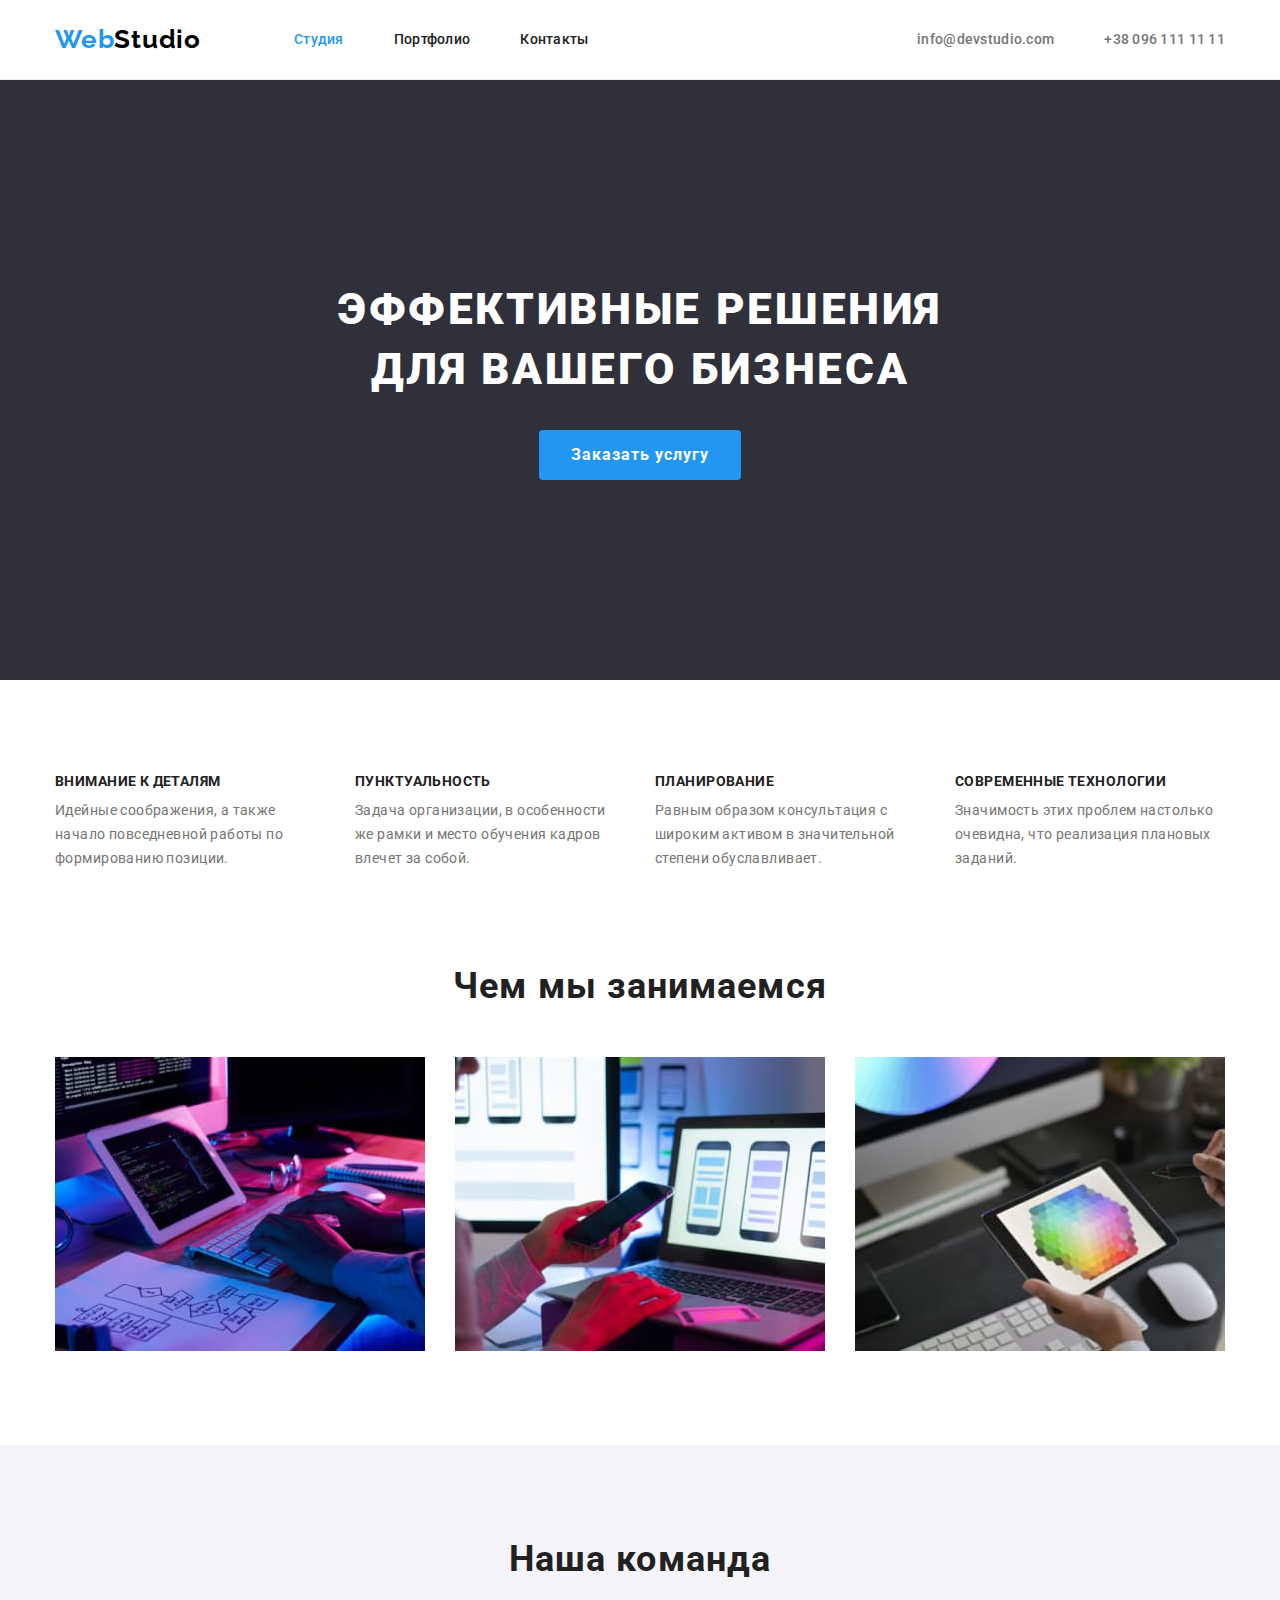
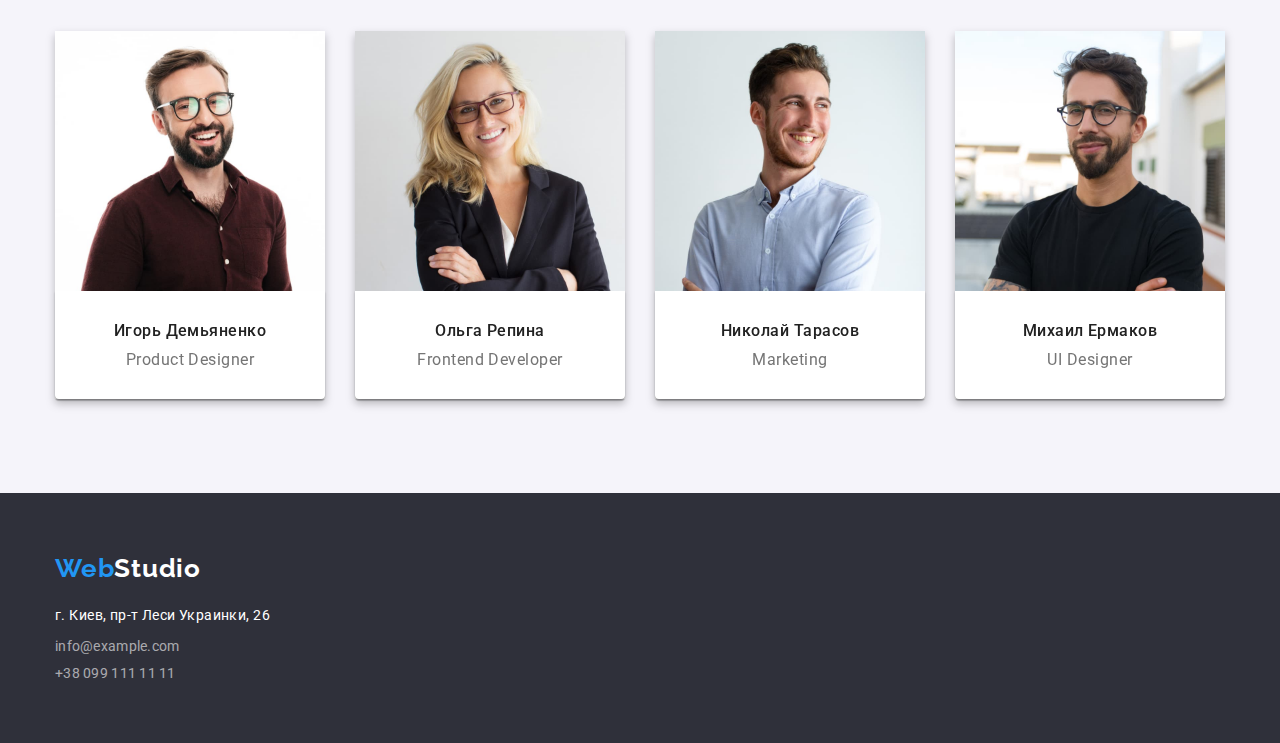
<file: index.html>
<!DOCTYPE html>
<html lang="ru">
  <head>
    <meta charset="UTF-8" />
    <meta http-equiv="X-UA-Compatible" content="IE=edge" />
    <meta name="viewport" content="width=device-width, initial-scale=1.0" />
    <title>Студия</title>
    <link rel="stylesheet" href="./css/modern-normalize.css" />
    <link rel="stylesheet" href="./css/styles.css" />

    <link rel="preconnect" href="https://fonts.googleapis.com" />
    <link rel="preconnect" href="https://fonts.gstatic.com" crossorigin />
    <link
      href="https://fonts.googleapis.com/css2?family=Raleway:wght@700&family=Roboto:wght@400;500;700;900&display=swap"
      rel="stylesheet"
    />
  </head>
  <body>
    <header class="header">
      <div class="container header-container">
        <nav class="header-navi">
          <a class="header-logo-first header-logo logo link" lang="en" href="./index.html"
            >Web<span class="header-logo-second logo">Studio</span></a
          >

          <ul class="header-list list">
            <li class="header-item">
              <a class="header-link current link" href="./index.html">Студия</a>
            </li>
            <li class="header-item">
              <a class="header-link link" href="./portfolio.html">Портфолио</a>
            </li>
            <li class="header-item"><a class="header-link link" href="">Контакты</a></li>
          </ul>
        </nav>
        <ul class="contact-list list">
          <li class="contact-item">
            <a href="mailto:info@devstudio.com" class="header-contacts link">info@devstudio.com</a>
          </li>
          <li class="contact-item">
            <a href="tel:+380961111111" class="header-contacts link">+38 096 111 11 11</a>
          </li>
        </ul>
      </div>
    </header>
    <main>
      <section class="main-work section">
        <div class="container main-container">
          <h1 class="main-title">Эффективные решения<br />для вашего бизнеса</h1>
          <button class="main-btn" type="button">Заказать услугу</button>
        </div>
      </section>
      <section class="features section">
        <div class="container">
          <h2 class="features-title" hidden>заголовок</h2>
          <ul class="features-list list">
            <li class="features-item">
              <h3 class="features-func">Внимание к деталям</h3>
              <p class="features-text">
                Идейные соображения, а также начало повседневной работы по формированию позиции.
              </p>
            </li>
            <li class="features-item">
              <h3 class="features-func">Пунктуальность</h3>
              <p class="features-text">
                Задача организации, в особенности же рамки и место обучения кадров влечет за собой.
              </p>
            </li>
            <li class="features-item">
              <h3 class="features-func">Планирование</h3>
              <p class="features-text">
                Равным образом консультация с широким активом в значительной степени обуславливает.
              </p>
            </li>
            <li class="features-item">
              <h3 class="features-func">Современные технологии</h3>
              <p class="features-text">
                Значимость этих проблем настолько очевидна, что реализация плановых заданий.
              </p>
            </li>
          </ul>
        </div>
      </section>
      <section class="about section">
        <div class="container">
          <h2 class="about-title">Чем мы занимаемся</h2>
          <ul class="about-list list">
            <li class="about-item">
              <img
                src="./images/box_01.jpg"
                alt="Адаптация сайта для ПК"
                width="370"
                height="294"
              />
            </li>
            <li class="about-item">
              <img
                src="./images/box_02.jpg"
                alt="Адаптация сайта для смаптфона"
                width="370"
                height="294"
              />
            </li>
            <li class="about-item">
              <img
                src="./images/box_03.jpg"
                alt="Адаптация сайта для планшета"
                width="370"
                height="294"
              />
            </li>
          </ul>
        </div>
      </section>
      <section class="team section">
        <div class="container">
          <h2 class="team-title">Наша команда</h2>
          <ul class="team-list list">
            <li class="team-item">
              <img
                src="./images/img_01.jpg"
                alt="Игорь Демьяненко"
                width="270"
                height="260"
                class="team-img"
              />
              <div class="team-card">
                <h3 class="team-personal">Игорь Демьяненко</h3>
                <p lang="en" class="team-text">Product Designer</p>
              </div>
            </li>
            <li class="team-item">
              <img
                src="./images/img_02.jpg"
                alt="Ольга Репина"
                width="270"
                height="260"
                class="team-img"
              />
              <div class="team-card">
                <h3 class="team-personal">Ольга Репина</h3>
                <p lang="en" class="team-text">Frontend Developer</p>
              </div>
            </li>
            <li class="team-item">
              <img
                src="./images/img_03.jpg"
                alt="Николай Тарасов"
                width="270"
                height="260"
                class="team-img"
              />
              <div class="team-card">
                <h3 class="team-personal">Николай Тарасов</h3>
                <p lang="en" class="team-text">Marketing</p>
              </div>
            </li>
            <li class="team-item">
              <img
                src="./images/img_04.jpg"
                alt="Михаил Ермаков"
                width="270"
                height="260"
                class="team-img"
              />
              <div class="team-card">
                <h3 class="team-personal">Михаил Ермаков</h3>
                <p lang="en" class="team-text">UI Designer</p>
              </div>
            </li>
          </ul>
        </div>
      </section>
    </main>
    <footer class="footer-main">
      <div class="container">
        <a lang="en" href="./index.html" class="footer-logo-first logo footer-logo link"
          >Web<span class="footer-logo-second logo">Studio</span></a
        >
        <address class="footer">
          <ul class="footer-list list">
            <li class="footer-item">
              <a href="https://goo.gl/maps/25rhQZWRj38k3xnr6" class="footer-address link"
                >г. Киев, пр-т Леси Украинки, 26</a
              >
            </li>
            <li class="footer-item">
              <a href="mailto:info@example.com" class="footer-contacts link">info@example.com</a>
            </li>
            <li class="footer-item">
              <a href="tel:+380991111111" class="footer-contacts link">+38 099 111 11 11</a>
            </li>
          </ul>
        </address>
      </div>
    </footer>
  </body>
</html>
</file>
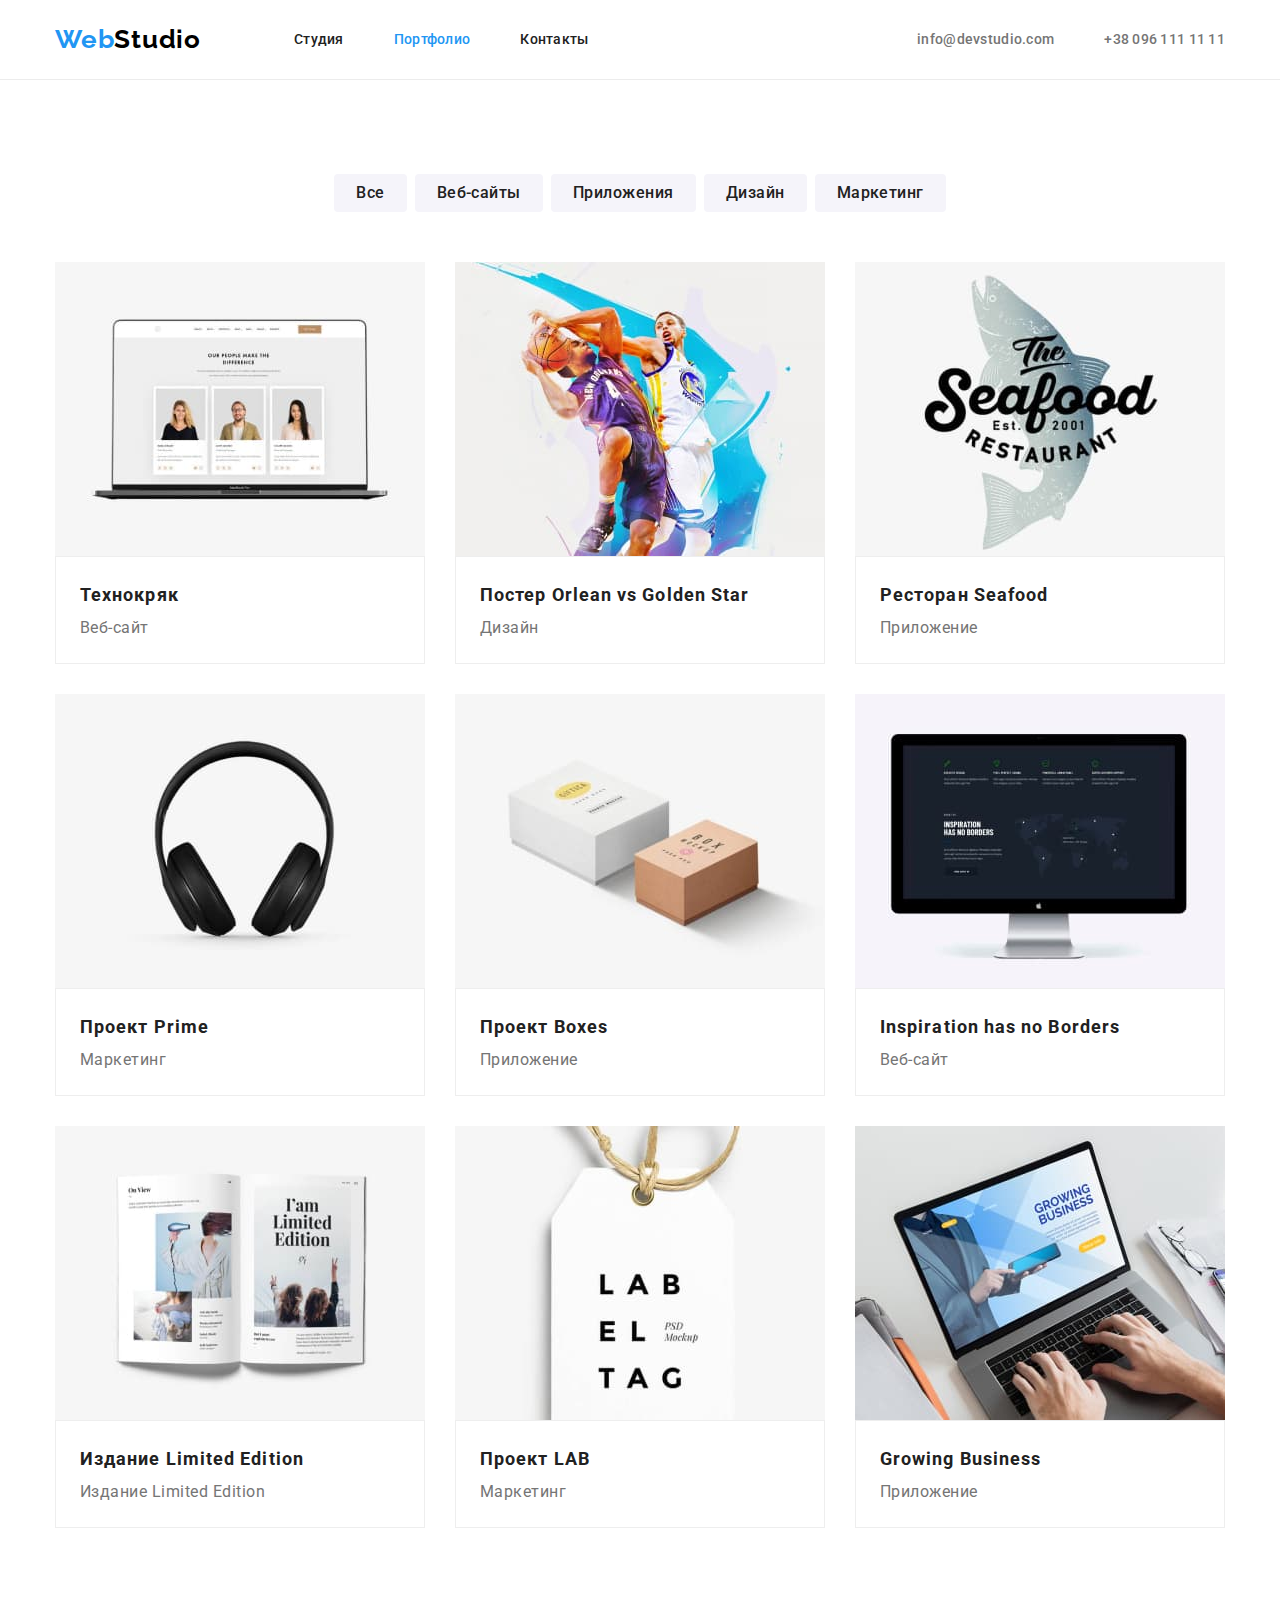
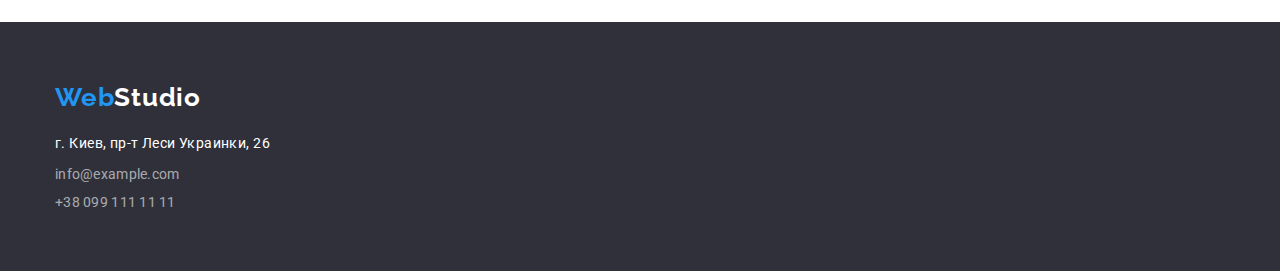
<file: portfolio.html>
<!DOCTYPE html>
<html lang="ru">
  <head>
    <meta charset="UTF-8" />
    <meta http-equiv="X-UA-Compatible" content="IE=edge" />
    <meta name="viewport" content="width=device-width, initial-scale=1.0" />
    <title>Портфолио</title>
    <link rel="stylesheet" href="css/modern-normalize.css" />
    <link rel="stylesheet" href="./css/styles.css" />

    <link rel="preconnect" href="https://fonts.googleapis.com" />
    <link rel="preconnect" href="https://fonts.gstatic.com" crossorigin />
    <link
      href="https://fonts.googleapis.com/css2?family=Raleway:wght@700&family=Roboto:wght@400;500;700;900&display=swap"
      rel="stylesheet"
    />
  </head>
  <body>
    <header class="header">
      <div class="container header-container">
        <nav class="header-navi">
          <a class="header-logo-first header-logo logo link" lang="en" href="./index.html"
            >Web<span class="header-logo-second logo">Studio</span></a
          >

          <ul class="header-list list">
            <li class="header-item">
              <a class="header-link link" href="./index.html">Студия</a>
            </li>
            <li class="header-item">
              <a class="header-link current link" href="./portfolio.html">Портфолио</a>
            </li>
            <li class="header-item"><a class="header-link link" href="">Контакты</a></li>
          </ul>
        </nav>
        <ul class="contact-list list">
          <li class="contact-item">
            <a href="mailto:info@devstudio.com" class="header-contacts link">info@devstudio.com</a>
          </li>
          <li class="contact-item">
            <a href="tel:+380961111111" class="header-contacts link">+38 096 111 11 11</a>
          </li>
        </ul>
      </div>
    </header>
    <main>
      <section class="filter section">
        <div class="container">
          <h1 class="filter-title" hidden>Projects</h1>
          <ul class="filter-list list">
            <li class="filter-item"><button class="filter-btn" type="button">Все</button></li>
            <li class="filter-item"><button class="filter-btn" type="button">Веб-сайты</button></li>
            <li class="filter-item">
              <button class="filter-btn" type="button">Приложения</button>
            </li>
            <li class="filter-item"><button class="filter-btn" type="button">Дизайн</button></li>
            <li class="filter-item"><button class="filter-btn" type="button">Маркетинг</button></li>
          </ul>
          <ul class="work-list list">
            <li class="work-item">
              <img src="./images/portfolio/techno.jpg" width="370" alt="Технокряк" />
              <div class="work-about">
                <h2 class="work-title">Технокряк</h2>
                <p class="work-text">Веб-сайт</p>
              </div>
            </li>

            <li class="work-item">
              <img
                src="./images/portfolio/poster.jpg"
                width="370"
                alt="Постер New Orlean vs Golden Star"
              />
              <div class="work-about">
                <h2 class="work-title">Постер <span lang="en">Orlean vs Golden Star</span></h2>
                <p class="work-text">Дизайн</p>
              </div>
            </li>

            <li class="work-item">
              <img src="./images/portfolio/seafood.jpg" width="370" alt="Ресторан Seafood" />
              <div class="work-about">
                <h2 class="work-title">Ресторан <span lang="en">Seafood</span></h2>
                <p class="work-text">Приложение</p>
              </div>
            </li>
            <li class="work-item">
              <img src="./images/portfolio/prime.jpg" width="370" alt="Проект Prime" />
              <div class="work-about">
                <h2 class="work-title">Проект <span lang="en">Prime</span></h2>
                <p class="work-text">Маркетинг</p>
              </div>
            </li>
            <li class="work-item">
              <img src="./images/portfolio/boxes.jpg" width="370" alt="Проект Boxes" />
              <div class="work-about">
                <h2 class="work-title">Проект <span lang="en">Boxes</span></h2>
                <p class="work-text">Приложение</p>
              </div>
            </li>
            <li class="work-item">
              <img
                lang="en"
                src="./images/portfolio/borders.jpg"
                width="370"
                alt="Inspiration has no Borders"
              />
              <div class="work-about">
                <h2 lang="en" class="work-title">Inspiration has no Borders</h2>
                <p class="work-text">Веб-сайт</p>
              </div>
            </li>
            <li class="work-item">
              <img src="./images/portfolio/limited.jpg" width="370" alt="Издание Limited Edition" />
              <div class="work-about">
                <h2 class="work-title">Издание <span lang="en">Limited Edition</span></h2>
                <p class="work-text">Издание <span lang="en">Limited Edition</span></p>
              </div>
            </li>
            <li class="work-item">
              <img src="./images/portfolio/lab.jpg" width="370" alt="Проект LAB" />
              <div class="work-about">
                <h2 class="work-title">Проект <span lang="en">LAB</span></h2>
                <p class="work-text">Маркетинг</p>
              </div>
            </li>
            <li class="work-item">
              <img
                lang="en"
                src="./images/portfolio/business.jpg"
                width="370"
                alt="Growing Business"
              />
              <div class="work-about">
                <h2 lang="en" class="work-title">Growing Business</h2>
                <p class="work-text">Приложение</p>
              </div>
            </li>
          </ul>
        </div>
      </section>
    </main>
    <footer class="footer-main">
      <div class="container">
        <a lang="en" href="./index.html" class="footer-logo-first footer-logo logo link"
          >Web<span class="footer-logo-second logo">Studio</span></a
        >

        <address class="footer">
          <ul class="footer-list list">
            <li class="footer-item">
              <a href="https://goo.gl/maps/25rhQZWRj38k3xnr6" class="footer-address link"
                >г. Киев, пр-т Леси Украинки, 26</a
              >
            </li>
            <li class="footer-item">
              <a href="mailto:info@example.com" class="footer-contacts link">info@example.com</a>
            </li>
            <li class="footer-item">
              <a href="tel:+380991111111" class="footer-contacts link">+38 099 111 11 11</a>
            </li>
          </ul>
        </address>
      </div>
    </footer>
  </body>
</html>
</file>
<file: css/styles.css>
:root {
  --first-color: #ffffff;
  --second-color: #212121;
  --third-color: #757575;
  --accent-color: #2196f3;
  --background-button: #F5F4FA;
  --contacts-color: rgba(255, 255, 255, 0.6);
  --background-first: #2F303A;
  --background-second: #E5E5E5;
  --logo-color: #000000;
  --hover-color: #188CE8;
}

body {
  font-family: Roboto, sans-serif;
  color: var(--second-color);
  --back
}
button {
  cursor: pointer;
  
}

.list {
  list-style: none;
}
.link {
  text-decoration: none;
}


p,
h1,
h2,
h3,
h4,
h5,
h6 {
  margin: 0;
}
ul {
  margin: 0;
  padding: 0;
  
}

.container {
  width: 1200px;
  padding-left: 15px;
  padding-right: 15px;
  margin: 0 auto;

}
.section {
  padding-top: 94px;
  padding-bottom: 94px;
}
img {
  display: block;
  max-width: 100%;
}
/* -----------Logo---------------- */
.logo {
font-family: Raleway;
font-weight: 700;
font-size: 26px;
line-height: 1.19;
letter-spacing: 0.03em;
/* padding-top: 24px;
padding-bottom: 24px; */
}
.header-logo {
  display: block;
padding-top: 24px;
padding-bottom: 24px;
}
.header-logo-first {

color: var(--accent-color);
margin-right: 93px;


}
.header-logo-second {

color: var(--logo-color);
}

.footer-logo-first {

color: var(--accent-color);

}
.footer-logo-second {

color: var(--first-color);

}
/* -----------------Header-------------- */
.current-link {
  color: var(--accent-color);
}
.header {
  background-color: var(--first-color);
  border-bottom: 1px solid #ececec;;
  /* padding-top: 24px;
  padding-bottom: 25px; */
}
.header-link {
  font-weight: 500;
  font-size: 14px;
  line-height: 1.14;
  letter-spacing: 0.02em;
   padding-top: 32px;
  padding-bottom: 32px;

  color: var(--second-color);
}
.header-link:hover, .header-link:focus, .current {
  color: var(--accent-color);
}
.header-contacts {
  font-weight: 500;
  font-size: 14px;
  line-height: 1.14;
  letter-spacing: 0.02em;
  padding-top: 32px;
  padding-bottom: 32px;

  color: var(--third-color);
}
.header-contacts:focus, .header-contacts:hover {
  color: var(--accent-color);
}
.header-navi {
  display: flex;
  align-items: center;
}
.header-container {
  display: flex;
  align-items: center;
  

}

.contact-list {
  display: flex;
  margin-left: auto;
}
.header-list {
  display: flex;
}
.header-item {
  margin-right: 50px;
  /* padding-top: 32px;
  padding-bottom: 32px; */
}
.header-item:last-child {
  margin-right: 0;
}
.contact-item {
  margin-right: 50px;
  /* padding-top: 32px;
  padding-bottom: 32px; */
}
.contact-item:last-child {
  margin-right: 0px;
}

/* -------------- Footer -------------------  */
.footer-main {
  background-color: var(--background-first);
  padding-top: 60px;
  padding-bottom: 60px;

}
.footer-logo {
  display: block;
  margin-bottom: 20px;
}

.footer-item:not(:last-child) {
margin-bottom: 9px;
}

.footer-link {
  font-size: 14px;
  line-height: 1.14;
  letter-spacing: 0.02em;

  color: var(--second-color);
}
.footer-link:hover, .footer-link:focus {
  color: var(--accent-color);
}
.footer-contacts {
  font-size: 14px;
  font-style: normal;
  line-height: 1.14;
  letter-spacing: 0.02em;

  color: var(--contacts-color);
 }
.footer-contacts:hover,
.footer-contacts:focus {
  color: var(--accent-color);
}
.footer-address {
  font-size: 14px;
  font-style: normal;
  line-height: 1.71;
  letter-spacing: 0.03em;
  color: var(--first-color);
  }

.footer-address:hover,
.footer-address:focus {
  color: var(--accent-color);
}


/*-------------- Main section -------------*/
.main-work {
  background-color: var(--background-first);
  text-align: center;
  padding-top: 200px;
  padding-bottom: 200px;

}

.main-title {
  font-weight: 900;
  font-size: 44px;
  line-height: 1.36;
  text-align: center;
  letter-spacing: 0.06em;
  text-transform: uppercase;
  color: var(--first-color);
  margin-bottom: 30px;
  

}
.main-btn {
    font-family: Roboto;
  font-weight: 700;
  font-size: 16px;
  line-height: 1.87;
   letter-spacing: 0.06em;

   display: inline-block;
   border: none;
   border-radius: 4px;
   /* width: 200; */
   max-height: 50px;
  color: var(--first-color);
  background-color: var(--accent-color);
  cursor: pointer;
padding: 10px 32px;

}
.main-btn:hover,.main-btn:focus {
    background-color: var(--hover-color);
  color: var(--first-color);
}


/* --------- Features section ---------- */
.features {
  background-color: var(--first-color);
  /* margin-top: 94px; */
  
}
.features-list {
  display: flex;
  
}
.features-item {
  max-width: 270px;
}
.features-item:not(:last-child) {
  margin-right: 30px;
 
}

.features-func {
  font-weight: 700;
  font-size: 14px;
  line-height: 1.14;
  letter-spacing: 0.03em;
  text-transform: uppercase;
  color: var(--second-color);
  margin-bottom: 10px;

}
.features-text {
  font-size: 14px;
  line-height: 1.71;
  letter-spacing: 0.03em;
  color: var(--third-color);
  
  }


/* ----------- About ------------ */

.about {
  background-color: var(--first-color);
  padding-top: 0;
  /* margin-top: 94px; */
 
}
.about-list {
  display: flex;
}
.about-item:not(:last-child) {
  margin-right: 30px;
}
.about-title {
  font-weight: 700;
font-size: 36px;
line-height: 1.17;
text-align: center;
letter-spacing: 0.03em;

  color: var(--second-color);
  margin-bottom: 50px;
}

/* --------------- Team ------------- */
.team {
  background-color: var(--background-button);
  /* padding-top: 94px;
  padding-bottom: 94px; */
}
.team-title {
  font-weight: 700;
  font-size: 36px;
  line-height: 1.16;
  letter-spacing: 0.03em;
  text-align: center;

  color: var(--second-color);
  margin-bottom: 50px;
}
.team-card {
  box-shadow: 0px 1px 3px rgba(0, 0, 0, 0.12), 0px 1px 1px rgba(0, 0, 0, 0.14), 0px 2px 1px rgba(0, 0, 0, 0.2);
border-radius: 0px 0px 4px 4px;
padding-top: 30px;
padding-bottom: 30px;

}
.team-list {
  display: flex;
  flex-wrap: wrap;
  margin-right: -30px;
  margin-bottom: -30px;
}
.team-item {
  background-color: var(--first-color);
  flex-basis: calc(100% / 4 - 30px);
  margin-right: 30px;
  margin-bottom: 30px;
  filter: drop-shadow(0px 4px 4px rgba(0, 0, 0, 0.25));
}

.team-personal {
  font-weight: 500;
  font-size: 16px;
  line-height: 1.19;
  text-align: center;
  letter-spacing: 0.03em;

  color: var(--second-color);
  /* margin-top: 30px; */
  margin-bottom: 10px;
}

.team-text {
  font-size: 16px;
  line-height: 1.19;
  letter-spacing: 0.03em;
  text-align: center;
  color: var(--third-color);
  /* margin-top: 10px; */
}


/* --------------- PORTFOLIO----------------- */

/* -----------------Filter------------------ */
.filter {
  background-color: var(--first-color);
  /* margin-top: 94px;
  margin-bottom: 94px; */
}
.filter-list {
  display: flex;
 justify-content: center;
 margin-bottom: 50px;


}

.filter-item:not(:last-child) {
  margin-right: 8px; 
}
.work-list {
  display: flex;
  flex-wrap: wrap;
  margin-right: -30px;
  margin-bottom: -30px;
  /* margin-top: 34px; */
}
.work-item {
    flex-basis: calc(100% / 3 - 30px);
  margin-right: 30px;
  margin-bottom: 30px;
 
}

.filter-btn {
  font-family: Roboto;
  font-weight: 500;
  font-size: 16px;
  line-height: 1.62;
  text-align: center;
  letter-spacing: 0.03em;
  cursor: pointer;
  background-color: var(--background-button);
  color: var(--second-color);
  border: none;
  border-radius: 4px;
  margin-right: 8px;
  padding: 6px 22px;
}
.filter-btn:last-child {
  margin-right: 0;
}
.filter-btn:hover, .filter-btn:focus {
  font-family: Roboto;
  font-weight: 500;
  font-size: 16px;
  line-height: 1.62;
  text-align: center;
  letter-spacing: 0.03em;
  cursor: pointer;
  background-color: var(--accent-color);
  color: var(--first-color);
  border: none;
    
}

.work-about {
  border-top: none;
  border: 1px solid #eeeeee;
  padding: 20px 24px;
}
.work-title {
  font-weight: 700;
  font-size: 18px;
  line-height: 2;
  letter-spacing: 0.06em;
  /* text-align: center; */
  color: var(--second-color);
}
.work-text {
  font-size: 16px;
  line-height: 1.87;
  /* text-align: center; */
  letter-spacing: 0.03em;
  color: var(--third-color);
}
</file>
